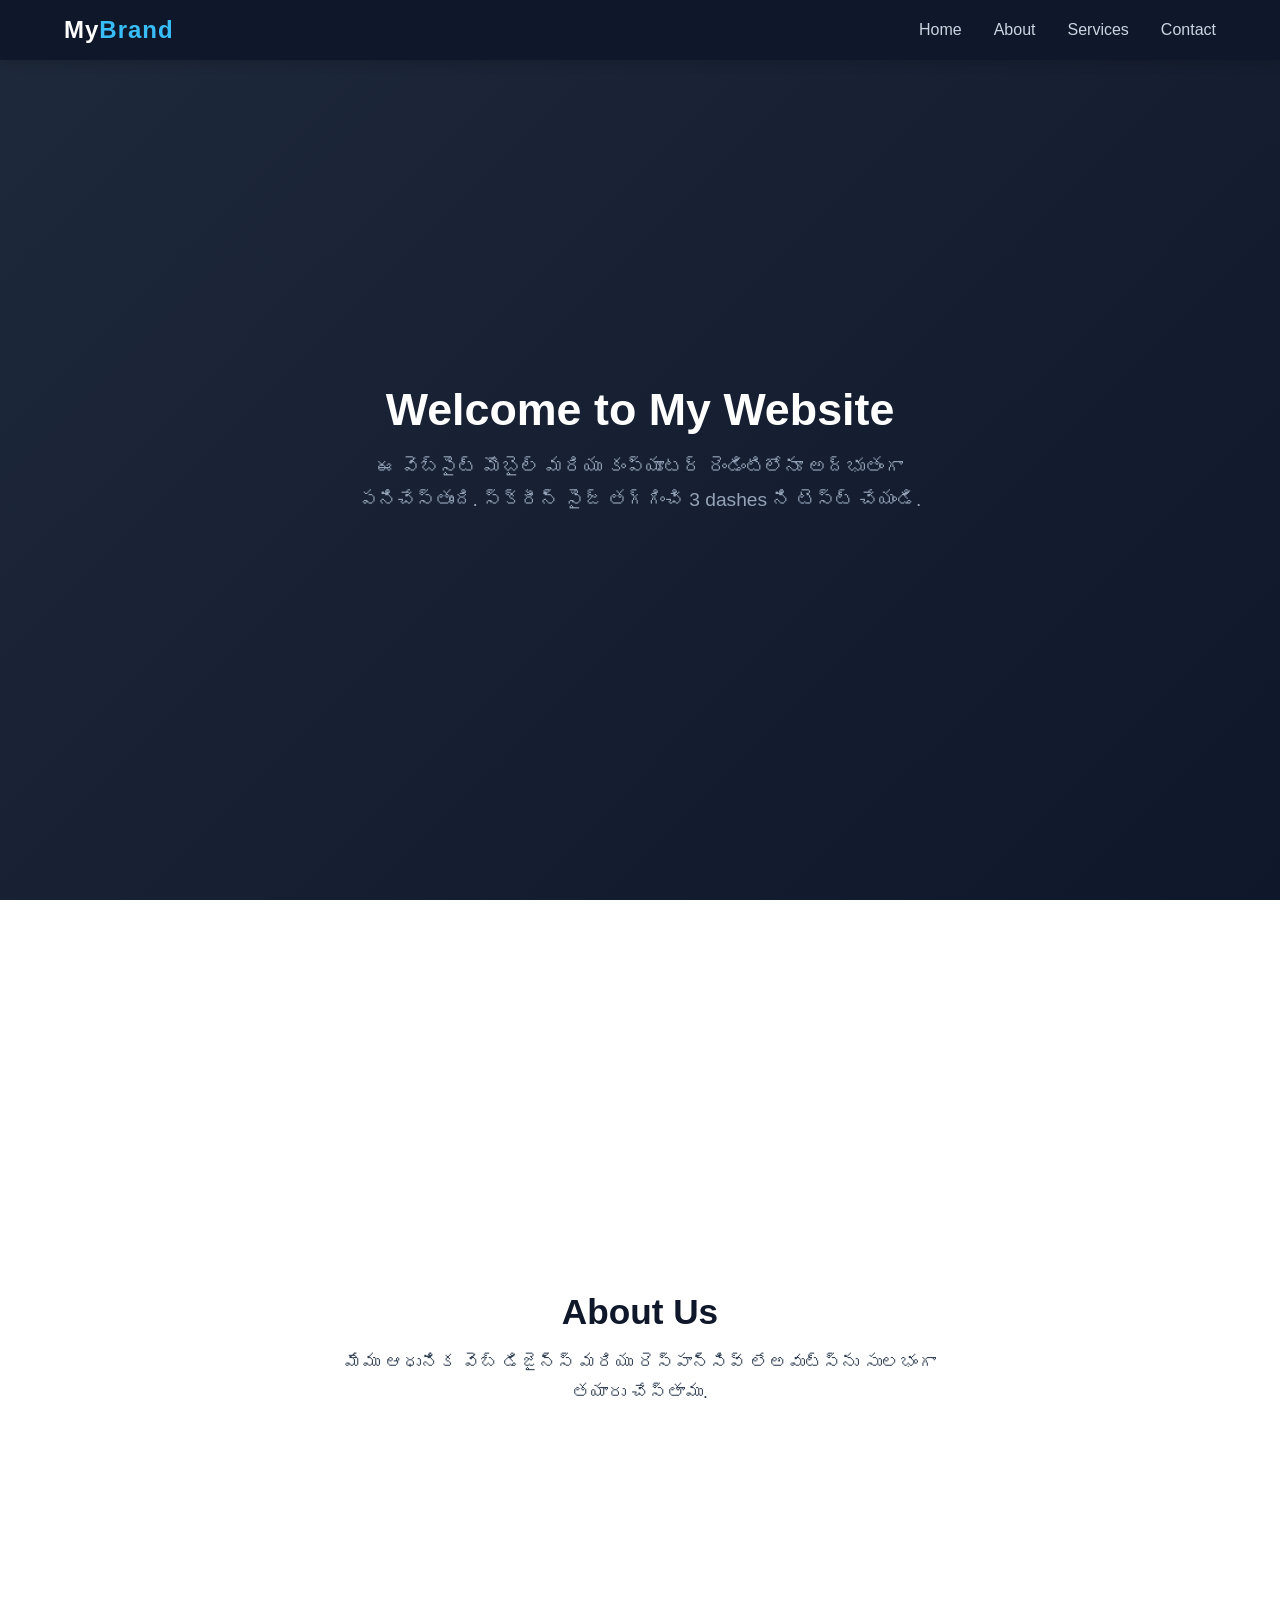
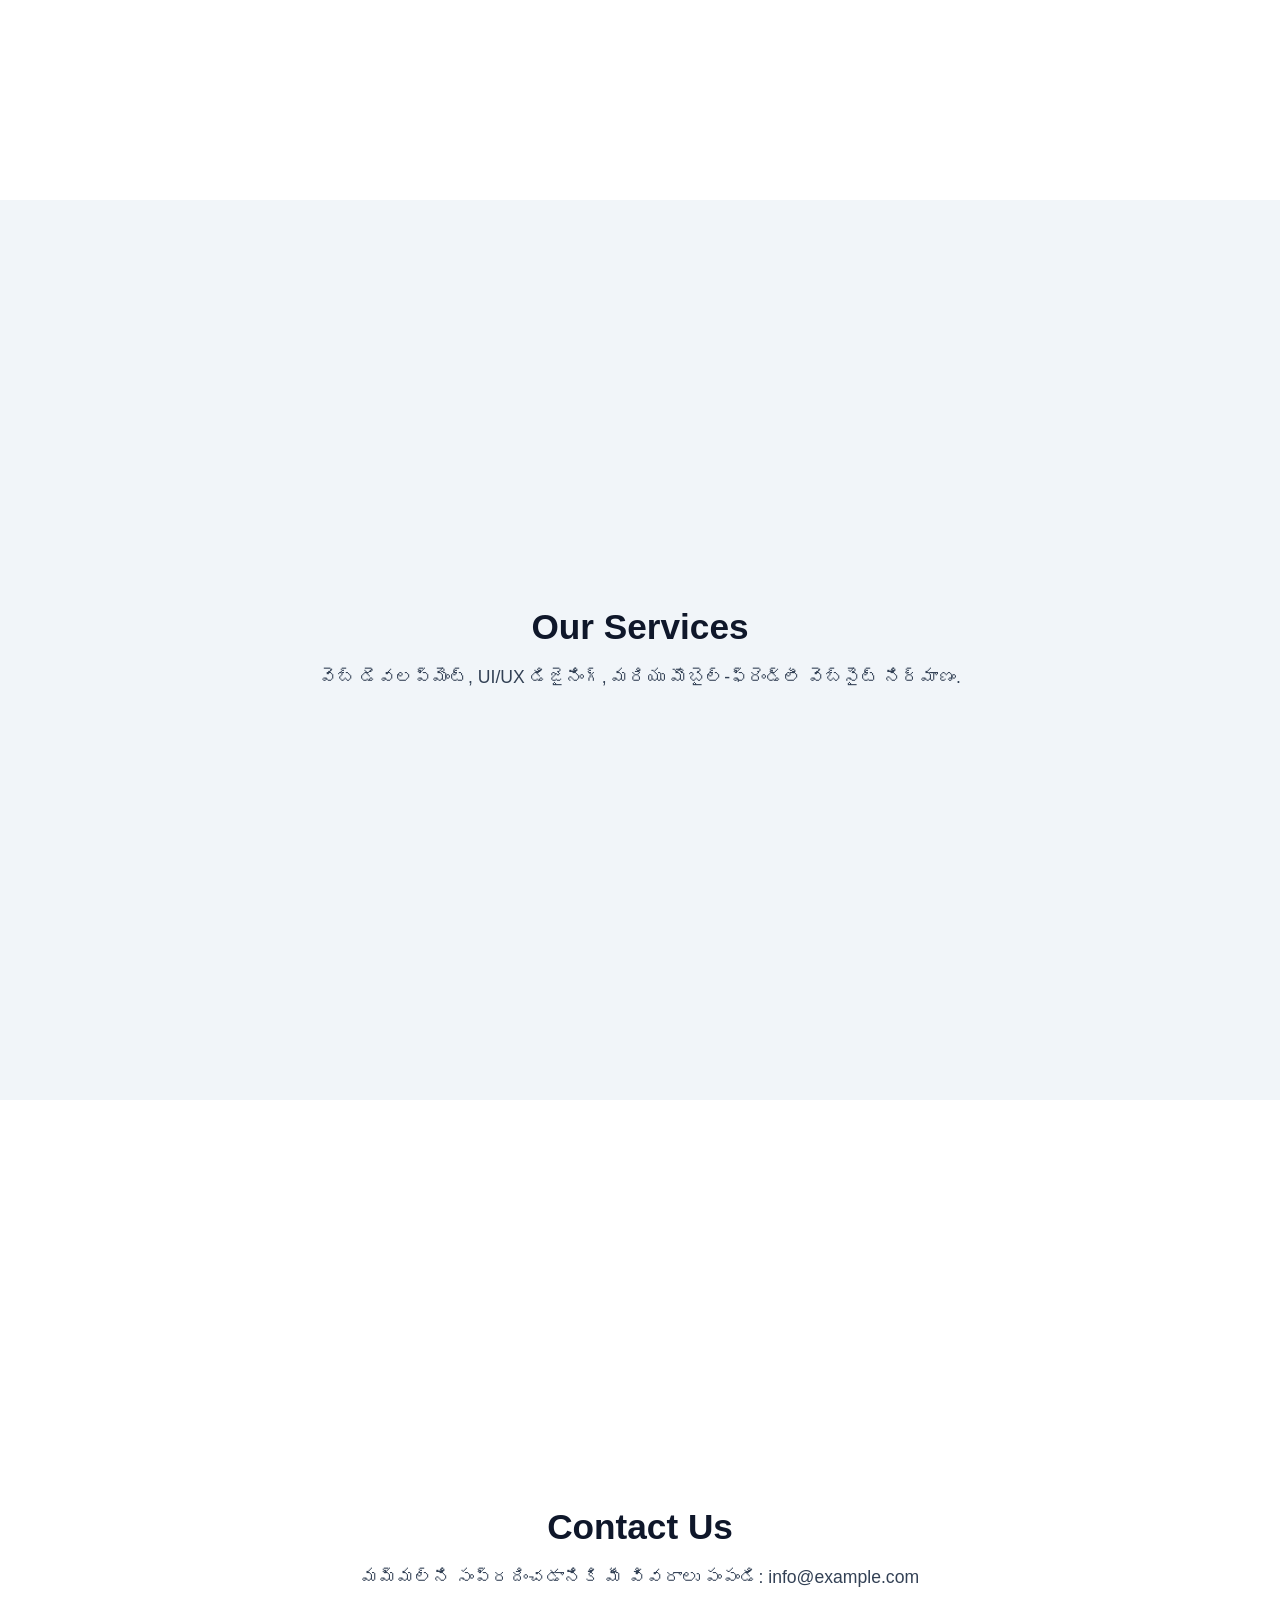
<file: Index.html>
<!DOCTYPE html>
<html lang="en">
<head>
  <meta charset="UTF-8">
  <meta name="viewport" content="width=device-width, initial-scale=1.0">
  <title>Responsive Website with Hamburger Menu</title>
  <style>
    /* 1. Global Reset */
    * {
      margin: 0;
      padding: 0;
      box-sizing: border-box;
      font-family: 'Segoe UI', Tahoma, Geneva, Verdana, sans-serif;
    }

    html {
      scroll-behavior: smooth;
    }

    body {
      background-color: #f8fafc;
      color: #334155;
    }

    /* 2. Navigation Bar (Fixed Header) */
    header {
      position: fixed;
      top: 0;
      left: 0;
      width: 100%;
      background-color: #0f172a;
      box-shadow: 0 4px 10px rgba(0, 0, 0, 0.15);
      z-index: 1000;
    }

    .navbar {
      max-width: 1200px;
      margin: 0 auto;
      display: flex;
      justify-content: space-between;
      align-items: center;
      padding: 1rem 1.5rem;
    }

    .logo {
      color: #ffffff;
      font-size: 1.5rem;
      font-weight: 700;
      letter-spacing: 1px;
      text-decoration: none;
    }

    .logo span {
      color: #38bdf8;
    }

    /* Desktop Navigation Links */
    .nav-links {
      display: flex;
      list-style: none;
      gap: 2rem;
    }

    .nav-links a {
      color: #cbd5e1;
      text-decoration: none;
      font-size: 1rem;
      font-weight: 500;
      transition: color 0.3s ease;
    }

    .nav-links a:hover {
      color: #38bdf8;
    }

    /* 3. 3-Dash (Hamburger) Icon */
    .hamburger {
      display: none;
      flex-direction: column;
      justify-content: space-between;
      width: 28px;
      height: 20px;
      cursor: pointer;
    }

    .hamburger .line {
      width: 100%;
      height: 3px;
      background-color: #ffffff;
      border-radius: 3px;
      transition: all 0.3s ease;
    }

    /* 4. Page Sections (కంటెంట్ కోసం) */
    section {
      min-height: 100vh;
      display: flex;
      flex-direction: column;
      justify-content: center;
      align-items: center;
      text-align: center;
      padding: 5rem 1.5rem;
    }

    #home {
      background: linear-gradient(135deg, #1e293b, #0f172a);
      color: #ffffff;
    }

    #home h1 {
      font-size: 2.8rem;
      margin-bottom: 1rem;
    }

    #home p {
      font-size: 1.2rem;
      color: #94a3b8;
      max-width: 600px;
    }

    #about {
      background-color: #ffffff;
    }

    #services {
      background-color: #f1f5f9;
    }

    #contact {
      background-color: #ffffff;
    }

    section h2 {
      font-size: 2.2rem;
      margin-bottom: 1rem;
      color: #0f172a;
    }

    section p {
      font-size: 1.1rem;
      max-width: 650px;
      line-height: 1.7;
    }

    /* 5. Mobile Responsive Media Query */
    @media (max-width: 768px) {
      .hamburger {
        display: flex;
      }

      .nav-links {
        position: absolute;
        top: 100%;
        left: 0;
        width: 100%;
        background-color: #0f172a;
        flex-direction: column;
        align-items: center;
        gap: 1.8rem;
        padding: 2rem 0;
        transform: translateY(-150%);
        opacity: 0;
        visibility: hidden;
        transition: all 0.4s ease;
        box-shadow: 0 10px 15px rgba(0, 0, 0, 0.2);
      }

      /* JavaScript క్లిక్ చేసినప్పుడు active అవుతుంది */
      .nav-links.open {
        transform: translateY(0);
        opacity: 1;
        visibility: visible;
      }

      /* 3 గీతలు 'X' గుర్తుగా మారే యానిమేషన్ */
      .hamburger.active .line:nth-child(1) {
        transform: translateY(8.5px) rotate(45deg);
      }
      .hamburger.active .line:nth-child(2) {
        opacity: 0;
      }
      .hamburger.active .line:nth-child(3) {
        transform: translateY(-8.5px) rotate(-45deg);
      }
    }
  </style>
</head>
<body>

  <!-- Navigation Bar -->
  <header>
    <nav class="navbar">
      <a href="#home" class="logo">My<span>Brand</span></a>

      <!-- 3 గీతల హ్యాంబర్గర్ బటన్ -->
      <div class="hamburger" id="hamburger-btn">
        <span class="line"></span>
        <span class="line"></span>
        <span class="line"></span>
      </div>

      <!-- మెనూ లింక్స్ -->
      <ul class="nav-links" id="nav-list">
        <li><a href="#home" class="nav-item">Home</a></li>
        <li><a href="#about" class="nav-item">About</a></li>
        <li><a href="#services" class="nav-item">Services</a></li>
        <li><a href="#contact" class="nav-item">Contact</a></li>
      </ul>
    </nav>
  </header>

  <!-- Page Content Sections -->
  <section id="home">
    <h1>Welcome to My Website</h1>
    <p>ఈ వెబ్‌సైట్ మొబైల్ మరియు కంప్యూటర్ రెండింటిలోనూ అద్భుతంగా పనిచేస్తుంది. స్క్రీన్ సైజ్ తగ్గించి 3 dashes ని టెస్ట్ చేయండి.</p>
  </section>

  <section id="about">
    <h2>About Us</h2>
    <p>మేము ఆధునిక వెబ్ డిజైన్స్ మరియు రెస్పాన్సివ్ లేఅవుట్స్‌ను సులభంగా తయారు చేస్తాము.</p>
  </section>

  <section id="services">
    <h2>Our Services</h2>
    <p>వెబ్ డెవలప్‌మెంట్, UI/UX డిజైనింగ్, మరియు మొబైల్-ఫ్రెండ్లీ వెబ్‌సైట్ నిర్మాణం.</p>
  </section>

  <section id="contact">
    <h2>Contact Us</h2>
    <p>మమ్మల్ని సంప్రదించడానికి మీ వివరాలు పంపండి: info@example.com</p>
  </section>

  <!-- JavaScript Code -->
  <script>
    const hamburgerBtn = document.getElementById('hamburger-btn');
    const navList = document.getElementById('nav-list');
    const navItems = document.querySelectorAll('.nav-item');

    // 3 Dashes పై క్లిక్ చేసినప్పుడు మెనూ ఓపెన్/క్లోజ్ అవ్వడం
    hamburgerBtn.addEventListener('click', () => {
      hamburgerBtn.classList.toggle('active');
      navList.classList.toggle('open');
    });

    // మెనూలోని ఏదైనా లింక్ (Home, About...) క్లిక్ చేయగానే మెనూ ఆటోమేటిక్‌గా క్లోజ్ అవ్వడం
    navItems.forEach(item => {
      item.addEventListener('click', () => {
        hamburgerBtn.classList.remove('active');
        navList.classList.remove('open');
      });
    });
  </script>

</body>
</html>
</file>
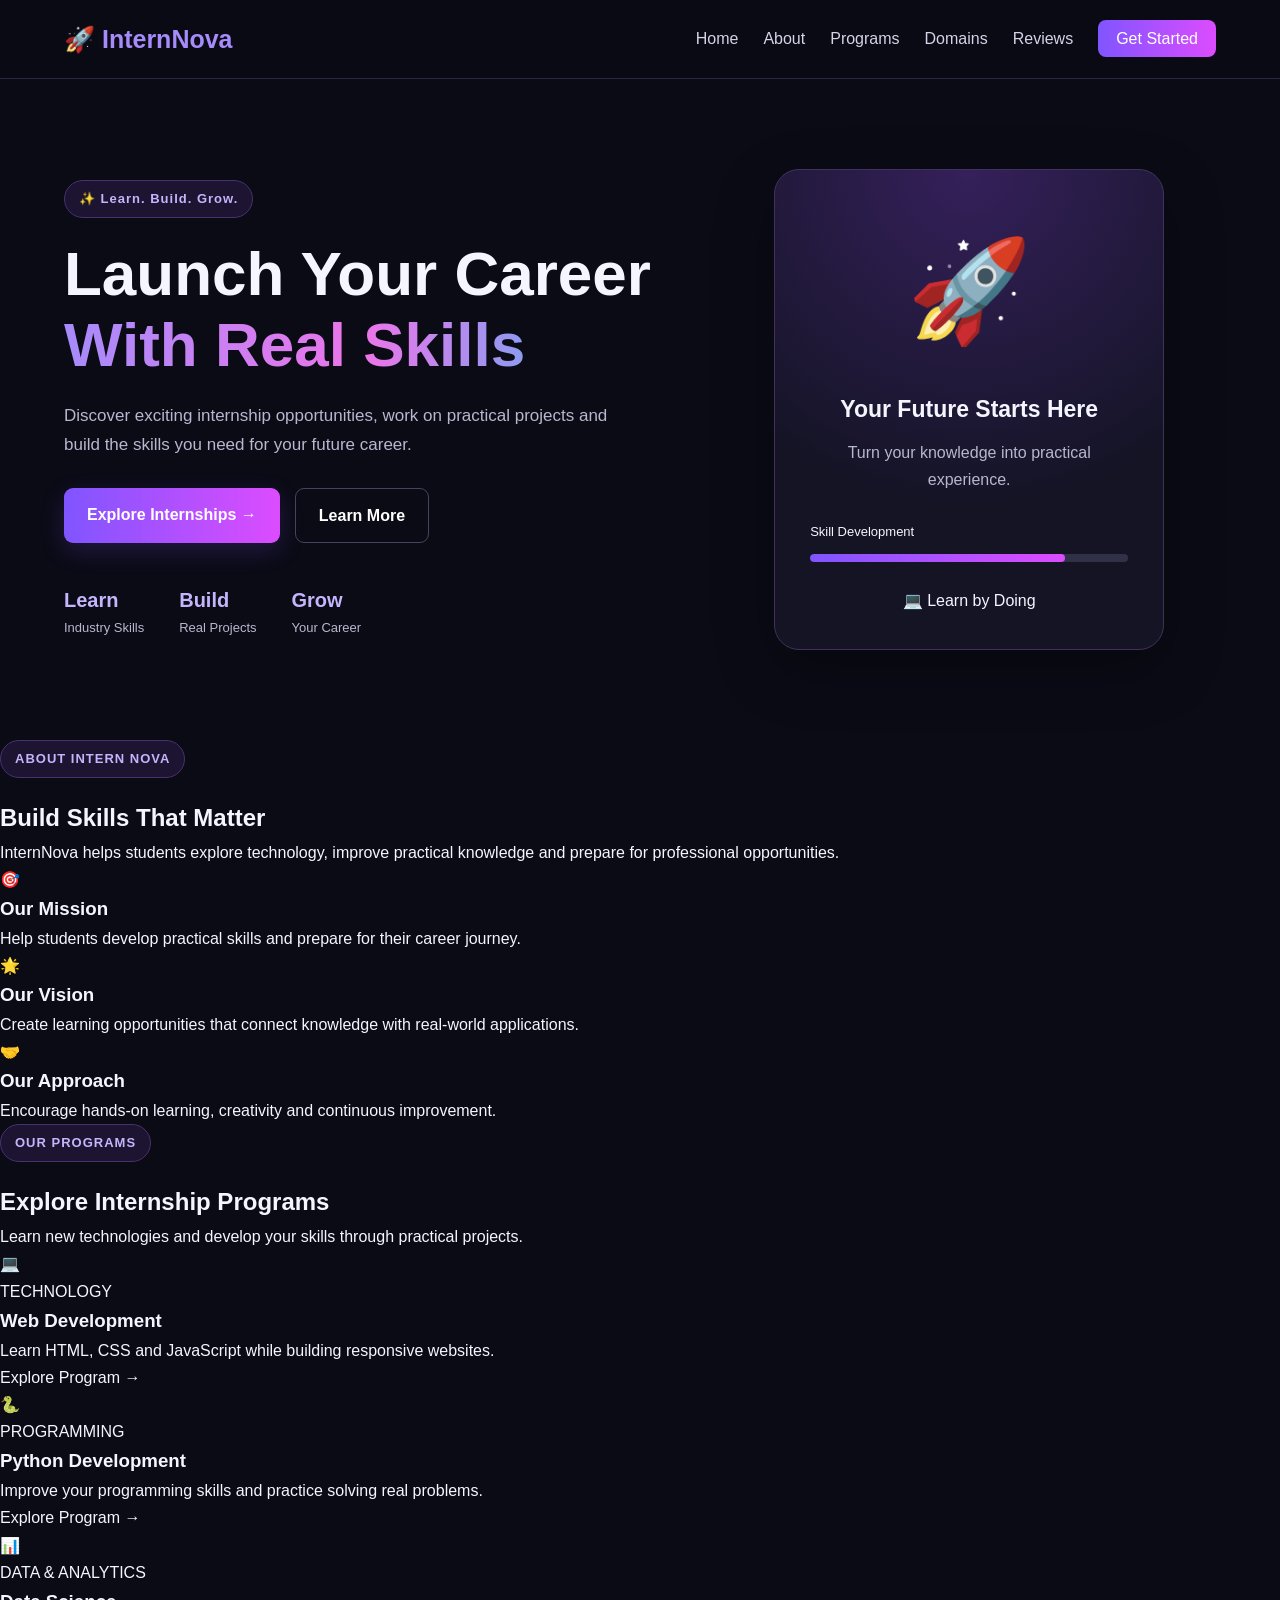
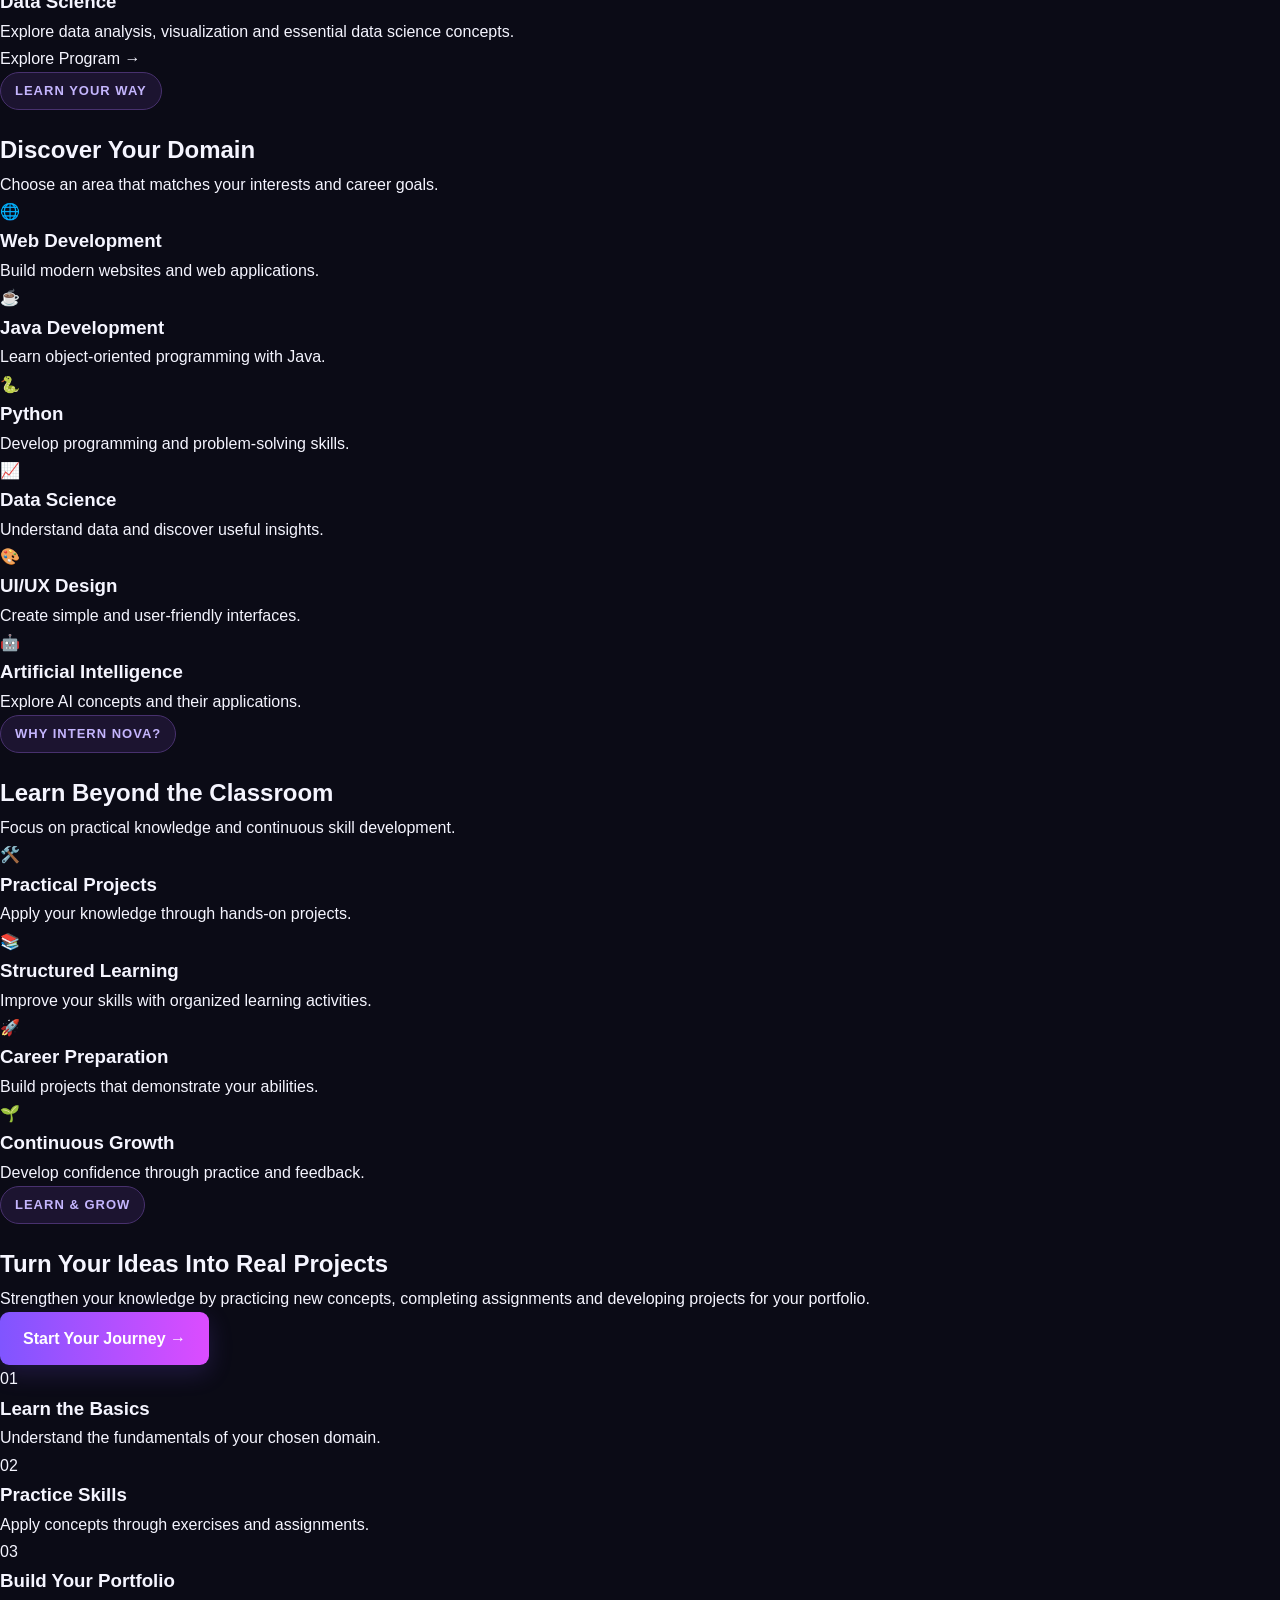
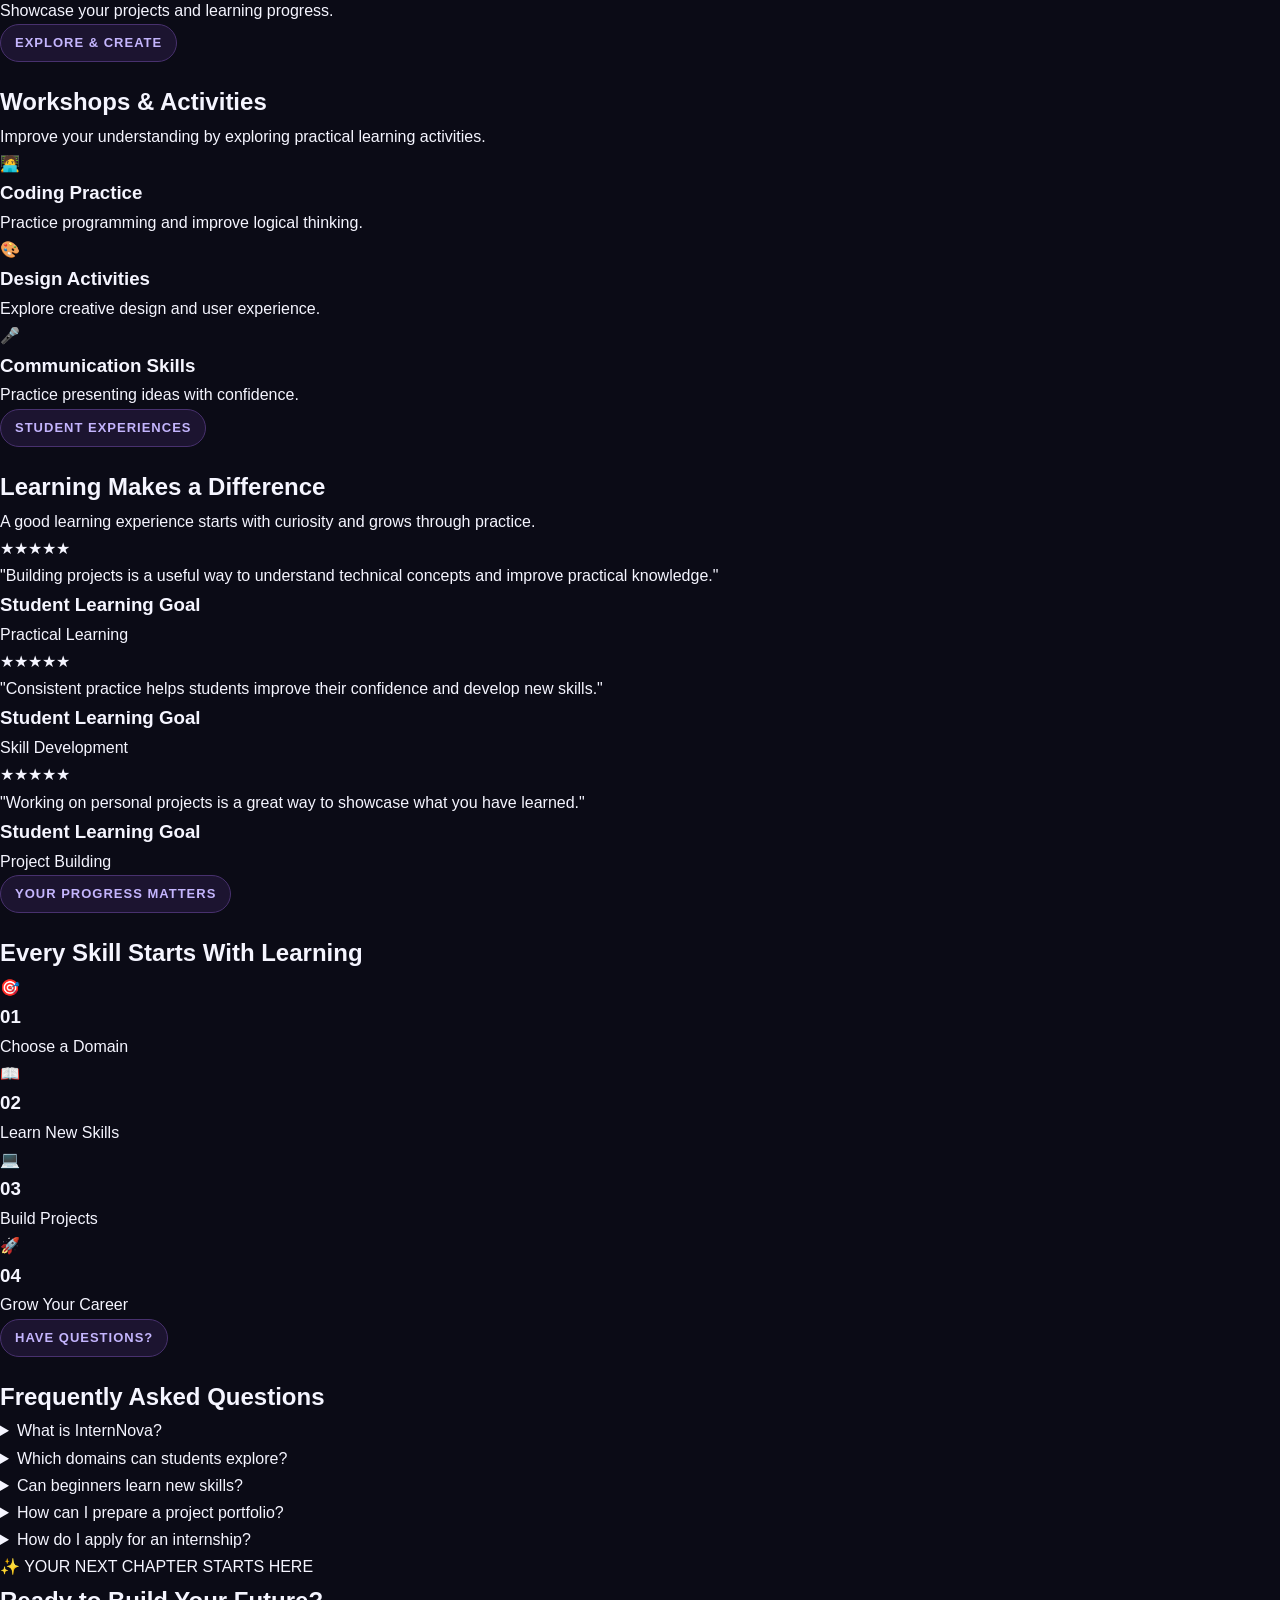
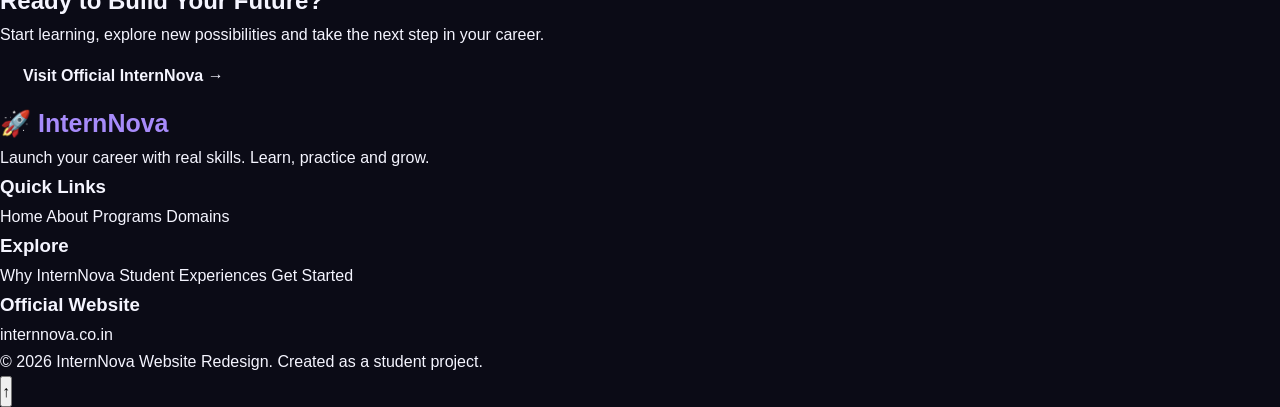
<file: index.html>
<!DOCTYPE html>
<html lang="en">
<head>
    <meta charset="UTF-8">
    <meta name="viewport" content="width=device-width, initial-scale=1.0">

    <title>InternNova | Launch Your Career</title>

    <link rel="stylesheet" href="style.css">
</head>

<body>

    <!-- Navigation Bar -->
    <header>
        <nav class="navbar">
            <a href="#home" class="logo">
                🚀 InternNova
            </a>

            <button class="menu-btn" id="menuBtn"
                aria-label="Open navigation menu"
                aria-expanded="false">
                ☰
            </button>

            <ul class="nav-links" id="navLinks">
                <li><a href="#home">Home</a></li>
                <li><a href="#about">About</a></li>
                <li><a href="#programs">Programs</a></li>
                <li><a href="#domains">Domains</a></li>
                <li><a href="#testimonials">Reviews</a></li>
                <li><a href="#contact" class="nav-button">Get Started</a></li>
            </ul>
        </nav>
    </header>

    <!-- Hero Section -->
    <section class="hero" id="home">

        <div class="hero-content">
            <span class="tag">✨ Learn. Build. Grow.</span>

            <h1>
                Launch Your Career
                <span>With Real Skills</span>
            </h1>

            <p>
                Discover exciting internship opportunities,
                work on practical projects and build the skills
                you need for your future career.
            </p>

            <div class="hero-buttons">
                <a href="#programs" class="btn primary-btn">
                    Explore Internships →
                </a>

                <a href="#about" class="btn secondary-btn">
                    Learn More
                </a>
            </div>

            <div class="hero-info">
                <div>
                    <h3>Learn</h3>
                    <p>Industry Skills</p>
                </div>

                <div>
                    <h3>Build</h3>
                    <p>Real Projects</p>
                </div>

                <div>
                    <h3>Grow</h3>
                    <p>Your Career</p>
                </div>
            </div>
        </div>

        <div class="hero-image">
            <div class="image-card">
                <div class="rocket">🚀</div>
                <h2>Your Future Starts Here</h2>
                <p>Turn your knowledge into practical experience.</p>

                <div class="progress-box">
                    <span>Skill Development</span>
                    <div class="progress">
                        <div></div>
                    </div>
                </div>

                <div class="floating-card">
                    💻 Learn by Doing
                </div>
            </div>
        </div>

    </section>

    <!-- About Section -->
    <section class="section about" id="about">

        <div class="section-heading">
            <span class="tag">ABOUT INTERN NOVA</span>
            <h2>Build Skills That Matter</h2>

            <p>
                InternNova helps students explore technology,
                improve practical knowledge and prepare for
                professional opportunities.
            </p>
        </div>

        <div class="about-grid">

            <div class="about-card">
                <div class="icon">🎯</div>
                <h3>Our Mission</h3>
                <p>
                    Help students develop practical skills
                    and prepare for their career journey.
                </p>
            </div>

            <div class="about-card">
                <div class="icon">🌟</div>
                <h3>Our Vision</h3>
                <p>
                    Create learning opportunities that connect
                    knowledge with real-world applications.
                </p>
            </div>

            <div class="about-card">
                <div class="icon">🤝</div>
                <h3>Our Approach</h3>
                <p>
                    Encourage hands-on learning, creativity
                    and continuous improvement.
                </p>
            </div>

        </div>
    </section>

    <!-- Internship Programs -->
    <section class="section programs" id="programs">

        <div class="section-heading">
            <span class="tag">OUR PROGRAMS</span>
            <h2>Explore Internship Programs</h2>
            <p>
                Learn new technologies and develop your skills
                through practical projects.
            </p>
        </div>

        <div class="program-grid">

            <div class="program-card">
                <div class="program-icon">💻</div>
                <span class="level">TECHNOLOGY</span>
                <h3>Web Development</h3>
                <p>
                    Learn HTML, CSS and JavaScript while
                    building responsive websites.
                </p>
                <a href="#domains">Explore Program →</a>
            </div>

            <div class="program-card">
                <div class="program-icon">🐍</div>
                <span class="level">PROGRAMMING</span>
                <h3>Python Development</h3>
                <p>
                    Improve your programming skills and
                    practice solving real problems.
                </p>
                <a href="#domains">Explore Program →</a>
            </div>

            <div class="program-card">
                <div class="program-icon">📊</div>
                <span class="level">DATA & ANALYTICS</span>
                <h3>Data Science</h3>
                <p>
                    Explore data analysis, visualization
                    and essential data science concepts.
                </p>
                <a href="#domains">Explore Program →</a>
            </div>

        </div>
    </section>

    <!-- Internship Domains -->
    <section class="section domains" id="domains">

        <div class="section-heading">
            <span class="tag">LEARN YOUR WAY</span>
            <h2>Discover Your Domain</h2>
            <p>
                Choose an area that matches your interests
                and career goals.
            </p>
        </div>

        <div class="domain-grid">

            <div class="domain-card">
                <span>🌐</span>
                <h3>Web Development</h3>
                <p>Build modern websites and web applications.</p>
            </div>

            <div class="domain-card">
                <span>☕</span>
                <h3>Java Development</h3>
                <p>Learn object-oriented programming with Java.</p>
            </div>

            <div class="domain-card">
                <span>🐍</span>
                <h3>Python</h3>
                <p>Develop programming and problem-solving skills.</p>
            </div>

            <div class="domain-card">
                <span>📈</span>
                <h3>Data Science</h3>
                <p>Understand data and discover useful insights.</p>
            </div>

            <div class="domain-card">
                <span>🎨</span>
                <h3>UI/UX Design</h3>
                <p>Create simple and user-friendly interfaces.</p>
            </div>

            <div class="domain-card">
                <span>🤖</span>
                <h3>Artificial Intelligence</h3>
                <p>Explore AI concepts and their applications.</p>
            </div>

        </div>
    </section>

    <!-- Why Choose InternNova -->
    <section class="section why-section" id="why">

        <div class="section-heading">
            <span class="tag">WHY INTERN NOVA?</span>
            <h2>Learn Beyond the Classroom</h2>
            <p>
                Focus on practical knowledge and continuous
                skill development.
            </p>
        </div>

        <div class="why-grid">

            <div class="why-item">
                <span>🛠️</span>
                <div>
                    <h3>Practical Projects</h3>
                    <p>Apply your knowledge through hands-on projects.</p>
                </div>
            </div>

            <div class="why-item">
                <span>📚</span>
                <div>
                    <h3>Structured Learning</h3>
                    <p>Improve your skills with organized learning activities.</p>
                </div>
            </div>

            <div class="why-item">
                <span>🚀</span>
                <div>
                    <h3>Career Preparation</h3>
                    <p>Build projects that demonstrate your abilities.</p>
                </div>
            </div>

            <div class="why-item">
                <span>🌱</span>
                <div>
                    <h3>Continuous Growth</h3>
                    <p>Develop confidence through practice and feedback.</p>
                </div>
            </div>

        </div>
    </section>

    <!-- Learning and Mentorship -->
    <section class="section learning">

        <div class="learning-content">
            <span class="tag">LEARN & GROW</span>
            <h2>Turn Your Ideas Into Real Projects</h2>

            <p>
                Strengthen your knowledge by practicing
                new concepts, completing assignments and
                developing projects for your portfolio.
            </p>

            <a href="#contact" class="btn primary-btn">
                Start Your Journey →
            </a>
        </div>

        <div class="learning-steps">

            <div class="step">
                <span>01</span>
                <div>
                    <h3>Learn the Basics</h3>
                    <p>Understand the fundamentals of your chosen domain.</p>
                </div>
            </div>

            <div class="step">
                <span>02</span>
                <div>
                    <h3>Practice Skills</h3>
                    <p>Apply concepts through exercises and assignments.</p>
                </div>
            </div>

            <div class="step">
                <span>03</span>
                <div>
                    <h3>Build Your Portfolio</h3>
                    <p>Showcase your projects and learning progress.</p>
                </div>
            </div>

        </div>
    </section>

    <!-- Workshops -->
    <section class="section workshops">

        <div class="section-heading">
            <span class="tag">EXPLORE & CREATE</span>
            <h2>Workshops & Activities</h2>
            <p>
                Improve your understanding by exploring
                practical learning activities.
            </p>
        </div>

        <div class="workshop-grid">

            <div class="workshop-card">
                <span>🧑‍💻</span>
                <h3>Coding Practice</h3>
                <p>Practice programming and improve logical thinking.</p>
            </div>

            <div class="workshop-card">
                <span>🎨</span>
                <h3>Design Activities</h3>
                <p>Explore creative design and user experience.</p>
            </div>

            <div class="workshop-card">
                <span>🎤</span>
                <h3>Communication Skills</h3>
                <p>Practice presenting ideas with confidence.</p>
            </div>

        </div>
    </section>

    <!-- Testimonials -->
    <section class="section testimonials" id="testimonials">

        <div class="section-heading">
            <span class="tag">STUDENT EXPERIENCES</span>
            <h2>Learning Makes a Difference</h2>
            <p>
                A good learning experience starts with curiosity
                and grows through practice.
            </p>
        </div>

        <div class="testimonial-grid">

            <div class="testimonial-card">
                <div class="stars">★★★★★</div>
                <p>
                    "Building projects is a useful way to
                    understand technical concepts and improve
                    practical knowledge."
                </p>
                <h3>Student Learning Goal</h3>
                <span>Practical Learning</span>
            </div>

            <div class="testimonial-card">
                <div class="stars">★★★★★</div>
                <p>
                    "Consistent practice helps students improve
                    their confidence and develop new skills."
                </p>
                <h3>Student Learning Goal</h3>
                <span>Skill Development</span>
            </div>

            <div class="testimonial-card">
                <div class="stars">★★★★★</div>
                <p>
                    "Working on personal projects is a great
                    way to showcase what you have learned."
                </p>
                <h3>Student Learning Goal</h3>
                <span>Project Building</span>
            </div>

        </div>
    </section>

    <!-- Statistics -->
    <section class="section stats">

        <div class="section-heading">
            <span class="tag">YOUR PROGRESS MATTERS</span>
            <h2>Every Skill Starts With Learning</h2>
        </div>

        <div class="stats-grid">

            <div>
                <span>🎯</span>
                <h3>01</h3>
                <p>Choose a Domain</p>
            </div>

            <div>
                <span>📖</span>
                <h3>02</h3>
                <p>Learn New Skills</p>
            </div>

            <div>
                <span>💻</span>
                <h3>03</h3>
                <p>Build Projects</p>
            </div>

            <div>
                <span>🚀</span>
                <h3>04</h3>
                <p>Grow Your Career</p>
            </div>

        </div>
    </section>

    <!-- FAQ -->
    <section class="section faq">

        <div class="section-heading">
            <span class="tag">HAVE QUESTIONS?</span>
            <h2>Frequently Asked Questions</h2>
        </div>

        <div class="faq-container">

            <details>
                <summary>What is InternNova?</summary>
                <p>
                    InternNova is the website being redesigned
                    to present learning and internship-related
                    opportunities in a clear and user-friendly way.
                </p>
            </details>

            <details>
                <summary>Which domains can students explore?</summary>
                <p>
                    Students can explore areas such as web development,
                    Java, Python, data science, UI/UX design and AI.
                </p>
            </details>

            <details>
                <summary>Can beginners learn new skills?</summary>
                <p>
                    Beginners can start with basic concepts and
                    gradually improve their skills through practice.
                </p>
            </details>

            <details>
                <summary>How can I prepare a project portfolio?</summary>
                <p>
                    Build projects, document your work and publish
                    your code in a GitHub repository.
                </p>
            </details>

            <details>
                <summary>How do I apply for an internship?</summary>
                <p>
                    Visit the official InternNova website and
                    check its current internship opportunities
                    and application requirements.
                </p>
            </details>

        </div>
    </section>

    <!-- Call to Action -->
    <section class="cta" id="contact">

        <span>✨ YOUR NEXT CHAPTER STARTS HERE</span>

        <h2>Ready to Build Your Future?</h2>

        <p>
            Start learning, explore new possibilities
            and take the next step in your career.
        </p>

        <a href="https://internnova.co.in/"
           target="_blank"
           rel="noopener noreferrer"
           class="btn cta-btn">
            Visit Official InternNova →
        </a>

    </section>

    <!-- Footer -->
    <footer class="footer">

        <div class="footer-grid">

            <div>
                <a href="#home" class="footer-logo">
                    🚀 InternNova
                </a>

                <p>
                    Launch your career with real skills.
                    Learn, practice and grow.
                </p>
            </div>

            <div>
                <h3>Quick Links</h3>
                <a href="#home">Home</a>
                <a href="#about">About</a>
                <a href="#programs">Programs</a>
                <a href="#domains">Domains</a>
            </div>

            <div>
                <h3>Explore</h3>
                <a href="#why">Why InternNova</a>
                <a href="#testimonials">Student Experiences</a>
                <a href="#contact">Get Started</a>
            </div>

            <div>
                <h3>Official Website</h3>
                <a href="https://internnova.co.in/"
                   target="_blank"
                   rel="noopener noreferrer">
                    internnova.co.in
                </a>
            </div>

        </div>

        <div class="footer-bottom">
            <p>
                © <span id="year"></span> InternNova Website Redesign.
                Created as a student project.
            </p>
        </div>

    </footer>

    <button id="topBtn" aria-label="Back to top">↑</button>

    <script src="script.js"></script>

</body>
</html>
</file>
<file: style.css>
/* General Styles */

* {
    margin: 0;
    padding: 0;
    box-sizing: border-box;
}

html {
    scroll-behavior: smooth;
    scroll-padding-top: 85px;
}

body {
    font-family: Arial, Helvetica, sans-serif;
    background: #0b0b16;
    color: #f5f5ff;
    line-height: 1.7;
}

a {
    text-decoration: none;
    color: inherit;
}

button {
    font: inherit;
}

section {
    scroll-margin-top: 75px;
}

:root {
    --purple: #8055ff;
    --pink: #dc4cff;
    --blue: #38bdf8;
    --dark: #0b0b16;
    --card: #141425;
    --text: #b7b7cf;
    --border: #28283e;
}

/* Navigation */

header {
    position: sticky;
    top: 0;
    z-index: 1000;
    background: rgba(11, 11, 22, 0.96);
    border-bottom: 1px solid var(--border);
    backdrop-filter: blur(12px);
}

.navbar {
    max-width: 1200px;
    min-height: 78px;
    margin: auto;
    padding: 15px 24px;
    display: flex;
    justify-content: space-between;
    align-items: center;
    gap: 20px;
}

.logo,
.footer-logo {
    font-size: 25px;
    font-weight: bold;
    color: #a78bfa;
}

.nav-links {
    list-style: none;
    display: flex;
    align-items: center;
    gap: 25px;
}

.nav-links a {
    color: #d4d4e8;
    transition: 0.3s;
}

.nav-links a:hover {
    color: var(--blue);
}

.nav-links .nav-button {
    padding: 10px 18px;
    border-radius: 8px;
    background: linear-gradient(90deg, var(--purple), var(--pink));
    color: white;
}

.menu-btn {
    display: none;
    background: transparent;
    color: white;
    border: 1px solid var(--border);
    padding: 8px 12px;
    border-radius: 8px;
    cursor: pointer;
}

/* Hero */

.hero {
    max-width: 1200px;
    min-height: 600px;
    margin: auto;
    padding: 90px 24px;
    display: grid;
    grid-template-columns: 1.1fr 0.9fr;
    align-items: center;
    gap: 55px;
}

.tag {
    display: inline-block;
    padding: 7px 14px;
    margin-bottom: 20px;
    border: 1px solid #48316e;
    border-radius: 30px;
    background: #1c1430;
    color: #c4b5fd;
    font-size: 13px;
    letter-spacing: 1px;
    font-weight: bold;
}

.hero h1 {
    font-size: clamp(36px, 5vw, 62px);
    line-height: 1.15;
    margin-bottom: 22px;
}

.hero h1 span {
    display: block;
    background: linear-gradient(90deg, #a78bfa, #ec75e9, #38bdf8);
    background-clip: text;
    -webkit-background-clip: text;
    color: transparent;
}

.hero-content > p {
    color: var(--text);
    max-width: 560px;
    font-size: 17px;
    margin-bottom: 28px;
}

.hero-buttons {
    display: flex;
    flex-wrap: wrap;
    gap: 15px;
}

.btn {
    display: inline-block;
    padding: 13px 23px;
    border-radius: 9px;
    font-weight: bold;
    transition: transform 0.3s, box-shadow 0.3s;
}

.btn:hover {
    transform: translateY(-3px);
}

.primary-btn {
    background: linear-gradient(90deg, var(--purple), var(--pink));
    color: white;
    box-shadow: 0 8px 25px #8055ff30;
}

.secondary-btn {
    border: 1px solid #44445d;
    color: white;
}

.hero-info {
    display: flex;
    gap: 35px;
    margin-top: 40px;
    flex-wrap: wrap;
}

.hero-info h3 {
    color: #c4b5fd;
    font-size: 20px;
}

.hero-info p {
    color: var(--text);
    font-size: 13px;
}

/* Hero Illustration */

.hero-image {
    display: flex;
    justify-content: center;
    align-items: center;
}

.image-card {
    width: 100%;
    max-width: 390px;
    padding: 35px;
    position: relative;
    border: 1px solid #42315f;
    border-radius: 25px;
    text-align: center;
    background:
        radial-gradient(circle at top, #35205b, transparent 65%),
        var(--card);
    box-shadow: 0 20px 60px #0005;
}

.rocket {
    font-size: 100px;
    margin-bottom: 15px;
    animation: float 3s ease-in-out infinite;
}

.image-card h2 {
    font-size: 23px;
    margin-bottom: 10px;
}

.image-card p {
    color: var(--text);
}

.progress-box {
    text-align: left;
    margin-top: 28px;
    font-size: 13px;
}

.progress {
    height: 8px;
    margin-top: 10px;
    background: #303047;
    border-radius: 10px;
    overflow: hidden;
}

.progress div {
    width: 80%;
    height: 100%;
    background: linear-gradient(90deg, var(--purple), var(--pink));
    border-radius: 10px;
}

.floating-card {
    display: inline-block;
    margin-top: 25px;
    padding: 10px 16
</file>
